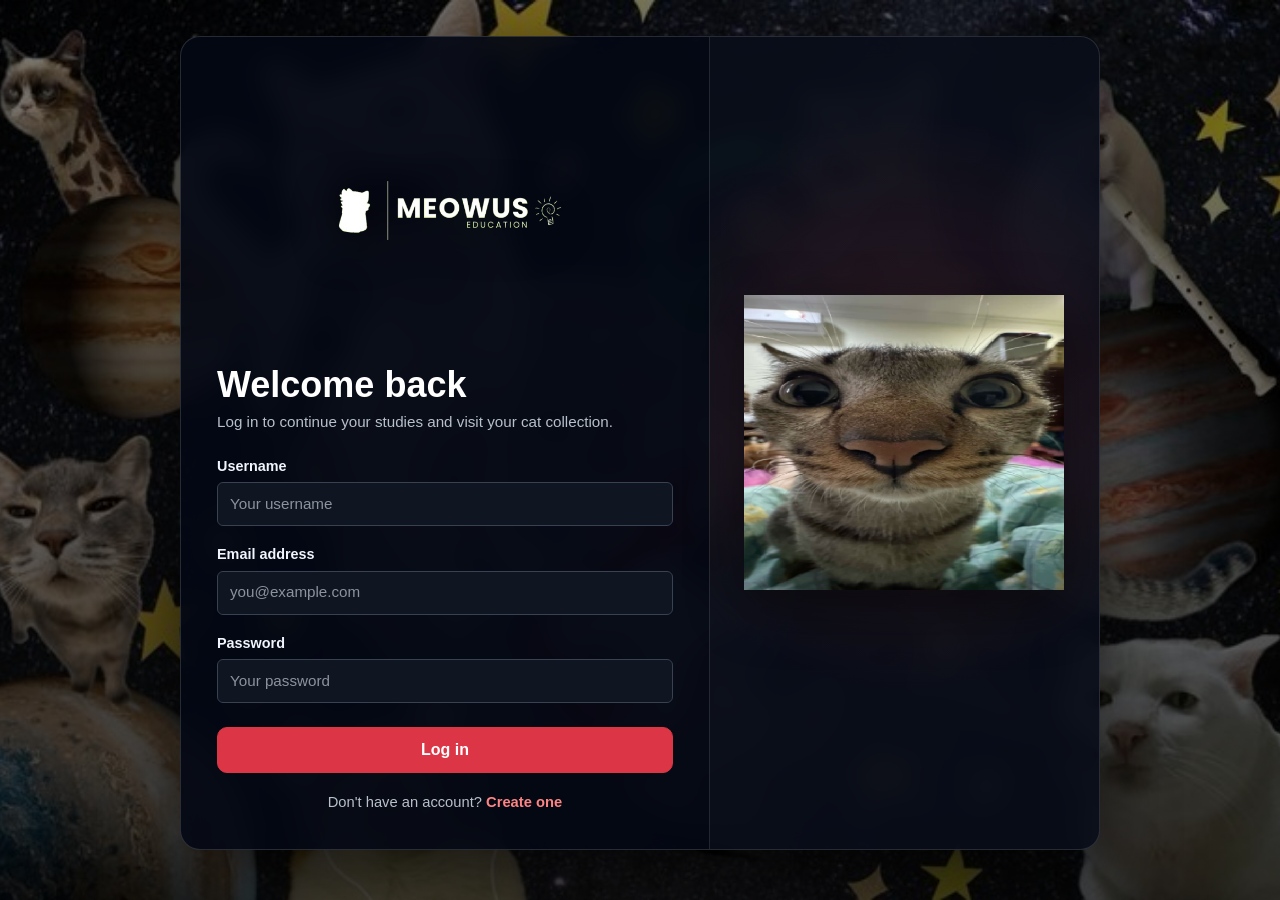
<file: index.html>
<!DOCTYPE html>
<html lang="en" data-bs-theme="dark">

<head>
    <meta charset="UTF-8">
    <meta name="viewport" content="width=device-width, initial-scale=1.0">
    <title>Log In - Meowus Education</title>
    <link href="https://cdn.jsdelivr.net/npm/bootstrap@5.3.3/dist/css/bootstrap.min.css" rel="stylesheet">
    <link rel="icon" type="image/png" href="./meowus-education/assets/favicon.png">
    <link rel="stylesheet" href="./meowus-education/styles/auth.css">
</head>

<body class="auth-page">

    <!-- Only ONE <main>. No Bootstrap ".container" class: the card sets its own width. -->
    <main class="auth-container">

        <!-- CARD: form on the left, cat on the right (cat hidden on phones) -->
        <div class="auth-card">

            <section class="auth-form-panel">
                <a class="auth-brand" aria-label="Meowus Education home">
                    <img class="auth-logo" src="./meowus-education/assets/icon.png" alt="Meowus Education">
                </a>

                <h1 class="auth-title">Welcome back</h1>
                <p class="auth-subtitle">Log in to continue your studies and visit your cat collection.</p>

                <!-- novalidate: login.js does the checks and shows messages under each field -->
                <form id="login-form" novalidate>

                    <div class="auth-field">
                        <label class="form-label" for="username">Username</label>
                        <input class="form-control" type="text" id="username" name="username"
                            placeholder="Your username" minlength="6" maxlength="18" autocomplete="username" required>
                        <small class="error-message" id="username-error" aria-live="polite"></small>
                    </div>

                    <div class="auth-field">
                        <label class="form-label" for="email">Email address</label>
                        <input class="form-control" type="email" id="email" name="email" placeholder="you@example.com"
                            maxlength="254" autocomplete="email" required>
                        <small class="error-message" id="email-error" aria-live="polite"></small>
                    </div>

                    <div class="auth-field">
                        <label class="form-label" for="password">Password</label>
                        <input class="form-control" type="password" id="password" name="password"
                            placeholder="Your password" maxlength="64" autocomplete="current-password" required>
                        <small class="error-message" id="password-error" aria-live="polite"></small>
                    </div>

                    <button class="btn btn-danger w-100 auth-submit" id="login-submit" type="submit">
                        Log in
                    </button>

                    <!-- login.js writes "wrong details" and "registered" messages here -->
                    <p class="auth-status" id="form-status" role="status" aria-live="polite"></p>
                </form>

                <p class="auth-footer">
                    Don't have an account? <a href="./register.html">Create one</a>
                </p>
            </section>

            <aside class="auth-art-panel">
                <img src="./meowus-education/assets/cat.png" alt="Cat illustration">
            </aside>

        </div>
    </main>

    <!-- auth.js MUST load first: login.js uses window.MeowusAuth -->
    <script src="./meowus-education/scripts/auth.js"></script>
    <script src="./meowus-education/scripts/login.js"></script>
</body>

</html>
</file>
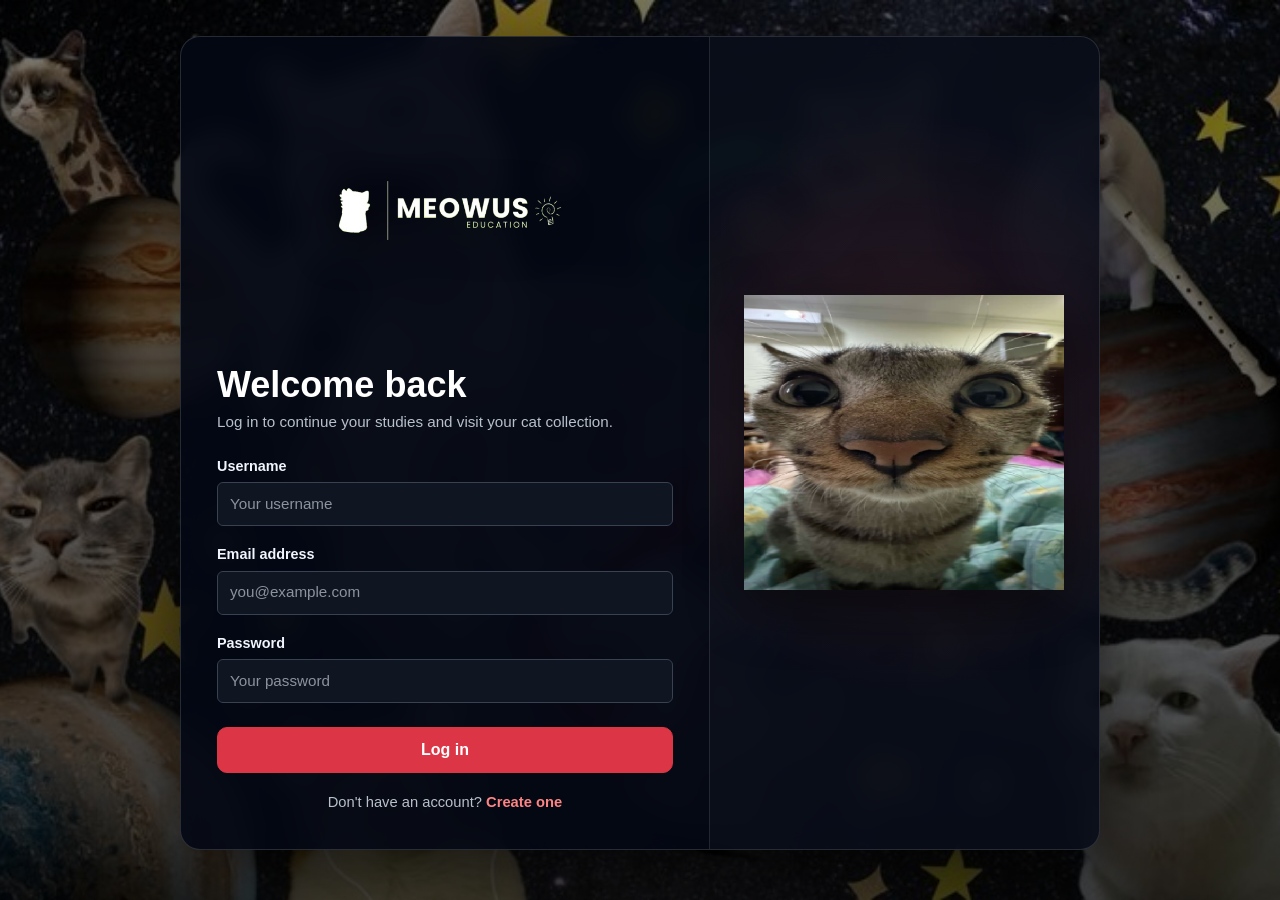
<file: main.html>
<!DOCTYPE html>
<!-- data-bs-theme="dark" tells Bootstrap 5 to use its built-in dark mode colors -->
<html lang="en" data-bs-theme="dark">

<head>
    <meta charset="UTF-8" />
    <meta name="viewport" content="width=device-width, initial-scale=1.0" />
    <title>Meowus Education</title>
    <link href="https://cdn.jsdelivr.net/npm/bootstrap@5.3.3/dist/css/bootstrap.min.css" rel="stylesheet" />
    <link href="https://cdn.jsdelivr.net/npm/bootstrap-icons@1.11.3/font/bootstrap-icons.min.css" rel="stylesheet" />

    <!-- 'Plus Jakarta Sans' font -->
    <link rel="preconnect" href="https://fonts.googleapis.com">
    <link rel="preconnect" href="https://fonts.gstatic.com" crossorigin>
    <link href="https://fonts.googleapis.com/css2?family=Plus+Jakarta+Sans:wght@400;500;600;700;800&display=swap"
        rel="stylesheet">

    <link rel="icon" type="image/png" href="./meowus-education/assets/favicon.png">
    <link rel="stylesheet" href="./meowus-education/styles/style.css" />
</head>

<body>
    <!-- ============================================================
         HEADER / NAVIGATION BAR
         - 'sticky-top' keeps the navbar at the top when scrolling.
         - 'data-view="..."' attributes are used by our JavaScript to 
           know which "page" to show when a button is clicked.
         ============================================================ -->
    <header
        class="navbar navbar-expand-lg navbar-dark border-bottom border-secondary-subtle sticky-top bg-dark-surface">
        <div class="container-fluid px-3 px-lg-4">

            <!-- App Logo Area -->
            <a class="navbar-brand d-flex align-items-center gap-2 fw-bold" href="#">
                <span class="nav-icon-container">
                    <img class="nav-icon" src="./meowus-education/assets/icon.png" alt="App Logo">
                </span>
            </a>

            <!-- Mobile Hamburger Menu Toggle -->
            <button class="navbar-toggler" type="button" data-bs-toggle="collapse" data-bs-target="#topNav">
                <span class="navbar-toggler-icon"></span>
            </button>

            <!-- Navigation Links -->
            <div class="collapse navbar-collapse" id="topNav">
                <!-- 'nav-pills' makes the active link look like a highlighted button -->
                <ul class="navbar-nav me-auto mb-2 ms-lg-5 nav-pills gap-1 ms-lg-3">
                    <li class="nav-item">
                        <button class="nav-link active" data-view="dashboard"><i class="bi bi-grid-1x2-fill me-1"></i>
                            Dashboard</button>
                    </li>
                    <li class="nav-item">
                        <button class="nav-link" data-view="tasks"><i class="bi bi-check2-square me-1"></i>
                            Tasks</button>
                    </li>
                    <li class="nav-item">
                        <button class="nav-link" data-view="schedule"><i class="bi bi-calendar3 me-1"></i>
                            Schedule</button>
                    </li>
                    <li class="nav-item">
                        <!-- Chest Room link has a relative position so we can attach a red notification badge to it -->
                        <button class="nav-link position-relative" data-view="chests">
                            <i class="bi bi-archive-fill me-1"></i> Chest Room
                            <!-- Badge is hidden ('d-none') by default. JS removes 'd-none' if chests > 0 -->
                            <span id="navChestBadge"
                                class="position-absolute top-0 start-100 translate-middle badge rounded-pill bg-danger d-none">0</span>
                        </button>
                    </li>
                    <li class="nav-item">
                        <button class="nav-link" data-view="collection"><i class="bi bi-award-fill me-1"></i> Cat
                            Gallery</button>
                    </li>
                    <li class="nav-item">
                        <button class="nav-link" data-view="stats"><i class="bi bi-bar-chart-line-fill me-1"></i>
                            Statistics</button>
                    </li>
                    <li class="nav-item">
                        <button class="nav-link" data-view="settings"><i class="bi bi-gear-fill me-1"></i>
                            Settings</button>
                    </li>
                </ul>

                <!-- Shown only after index.html creates a session -->
                <div id="authProfileDisplay" class="d-flex align-items-center gap-2">
                    <span class="badge bg-secondary-subtle text-light border border-secondary px-2 py-1"
                        id="currentUserDisplay">User</span>
                    <button class="btn btn-sm btn-outline-danger" id="logoutBtn" type="button" title="Log out">
                        <i class="bi bi-box-arrow-right"></i> Log out
                    </button>
                </div>
            </div>
        </div>
    </header>

    <!-- ============================================================
         GLOBAL TIMER & MUSIC BAR
         - This section stays visible no matter what view you are on.
         - Contains the countdown timer, music controls, and claim button.
         ============================================================ -->
    <section class="timer-bar border-bottom border-info-subtle py-2">
        <div class="container d-flex flex-wrap align-items-center justify-content-between gap-3">

            <!-- Left: Timer Display -->
            <div class="d-flex align-items-center gap-2">
                <i class="bi bi-stopwatch text-info fs-4"></i>
                <div>
                    <span class="small text-secondary d-block">Session Timer</span>
                    <!-- font-monospace keeps the numbers the exact same width so the layout doesn't jitter as time ticks down -->
                    <span class="fs-5 fw-bold font-monospace" id="timerDisplay">25:00</span>
                </div>
            </div>

            <!-- Center: Looped Study Music Player -->
            <!-- We style this like a pill. JS updates the icon and text when playing -->
            <div
                class="music-player-pill d-flex align-items-center gap-2 px-3 py-1 rounded-pill border border-secondary">
                <button class="btn btn-sm btn-link text-info p-0 text-decoration-none" id="quickMusicToggleBtn"
                    title="Play/Pause Study Music">
                    <i class="bi bi-music-note-beamed fs-5" id="quickMusicIcon"></i>
                </button>
                <span class="small fw-semibold text-light" id="musicStatusText">Study Music</span>
                <!-- input type="range" creates a slider. Min is 0 (mute), Max is 1 (100% volume) -->
                <input type="range" class="form-range music-volume-slider" id="musicVolumeSlider" min="0" max="1"
                    step="0.05" value="0.5" title="Music Volume">
            </div>

            <!-- Right: Timer Controls -->
            <div class="d-flex align-items-center gap-2">
                <!-- data-timer-type holds the minute value JS uses to reset the timer -->
                <div class="btn-group btn-group-sm">
                    <button class="btn btn-outline-secondary active" data-timer-type="25">25m</button>
                    <button class="btn btn-outline-secondary" data-timer-type="50">50m</button>
                    <button class="btn btn-outline-secondary" data-timer-type="stopwatch">Stopwatch</button>
                </div>
                <button class="btn btn-sm btn-success" id="timerToggleBtn"><i class="bi bi-play-fill"></i>
                    Start</button>
                <button class="btn btn-sm btn-outline-secondary" id="timerResetBtn"><i
                        class="bi bi-arrow-counterclockwise"></i></button>

                <!-- Claim button is disabled by default. JS enables it after 15 minutes of studying -->
                <button class="btn btn-sm btn-warning text-dark fw-bold" id="claimSessionRewardBtn" disabled
                    title="Finish at least 15 min to earn a Study Chest">
                    <i class="bi bi-gift-fill"></i> Finish & Claim Chest
                </button>
            </div>
        </div>
    </section>

    <!-- ============================================================
         MAIN VIEW CONTAINER (Single Page Application logic)
         - All views exist in the HTML at once. 
         - CSS hides them by default (display: none).
         - The 'active' class (display: block) is moved around by JS.
         ============================================================ -->
    <main class="container py-4 flex-grow-1">

        <!-- VIEW 1: DASHBOARD -->
        <div id="view-dashboard" class="app-view active">
            <!-- row g-4 creates a CSS Grid row with gaps (g-4) between columns -->
            <div class="row g-4">

                <!-- Top Row: Quick Stats Cards -->
                <!-- col-12 means it takes full width on mobile. col-md-4 means it takes 1/3 width on medium+ screens -->
                <div class="col-12 col-md-4">
                    <div class="card h-100 p-3 bg-dark-card border-secondary">
                        <div class="d-flex justify-content-between align-items-center mb-2">
                            <span class="text-secondary fw-semibold">Daily Study Progress</span>
                            <i class="bi bi-fire text-warning fs-4"></i>
                        </div>
                        <h3 class="fw-bold mb-1" id="dashStudyMinutes">0 / 60 min</h3>
                        <!-- Bootstrap Progress Bar -->
                        <div class="progress progress-bar-themed mb-2" style="height: 10px;">
                            <div class="progress-bar bg-primary" id="dashGoalProgress" style="width: 0%"></div>
                        </div>
                        <span class="small text-secondary" id="dashStreakText">🔥 0-day study streak</span>
                    </div>
                </div>

                <div class="col-12 col-md-4">
                    <div class="card h-100 p-3 bg-dark-card border-secondary">
                        <div class="d-flex justify-content-between align-items-center mb-2">
                            <span class="text-secondary fw-semibold">Available Chests</span>
                            <i class="bi bi-box2-heart text-danger fs-4"></i>
                        </div>
                        <h3 class="fw-bold mb-1" id="dashChestCount">0 Unopened</h3>
                        <p class="small text-secondary mb-3">Earn more chests by completing tasks & sessions.</p>
                        <button class="btn btn-sm btn-outline-primary mt-auto" onclick="switchView('chests')">Go to
                            Chest Room</button>
                    </div>
                </div>

                <div class="col-12 col-md-4">
                    <div class="card h-100 p-3 bg-dark-card border-secondary">
                        <div class="d-flex justify-content-between align-items-center mb-2">
                            <span class="text-secondary fw-semibold">Cat Collection</span>
                            <i class="bi bi-award text-success fs-4"></i>
                        </div>
                        <h3 class="fw-bold mb-1" id="dashCatCount">0 Collected</h3>
                        <p class="small text-secondary mb-3">Unique cats rescued from study chests.</p>
                        <button class="btn btn-sm btn-outline-success mt-auto" onclick="switchView('collection')">View
                            Collection</button>
                    </div>
                </div>

                <!-- Bottom Left: Today's Pending Tasks -->
                <div class="col-12 col-lg-7">
                    <div class="card bg-dark-card border-secondary p-3 h-100">
                        <div class="d-flex justify-content-between align-items-center mb-3">
                            <h5 class="fw-bold mb-0"><i class="bi bi-list-task me-2 text-primary"></i>Today's Priority
                                Tasks</h5>
                            <!-- Calls openCreateTaskModal() in JS without an ID, meaning "create new" -->
                            <button class="btn btn-sm btn-primary" onclick="openCreateTaskModal()">+ Add Task</button>
                        </div>
                        <!-- Empty container. JS loops through appState.tasks and injects HTML here. -->
                        <div id="dashTaskList" class="task-list-container d-flex flex-column gap-2"></div>
                    </div>
                </div>

                <!-- Bottom Right: Recent Cat Discoveries -->
                <div class="col-12 col-lg-5">
                    <div class="card bg-dark-card border-secondary p-3 h-100">
                        <h5 class="fw-bold mb-3"><i class="bi bi-stars text-warning me-2"></i>Recent Cat Discoveries
                        </h5>
                        <!-- Empty container. JS loops through the first 4 elements of appState.collection here. -->
                        <div id="dashRecentCats" class="row g-2"></div>
                    </div>
                </div>
            </div>
        </div>

        <!-- VIEW 2: TASKS -->
        <div id="view-tasks" class="app-view">
            <div class="d-flex flex-wrap justify-content-between align-items-center gap-3 mb-4">
                <div>
                    <h3 class="fw-bold mb-0">Study Tasks & Assignments</h3>
                    <p class="text-secondary mb-0">Complete tasks to earn corresponding reward chests!</p>
                </div>
                <div class="d-flex gap-2">
                    <!-- Changing this triggers an event listener in JS to filter the rendered list -->
                    <select id="taskCategoryFilter" class="form-select form-select-sm bg-dark border-secondary">
                        <option value="all">All Categories</option>
                        <option value="small">Small Task (Cardboard Box)</option>
                        <option value="homework">Homework (Homework Box)</option>
                        <option value="milestone">Milestone (Golden Chest)</option>
                    </select>
                    <button class="btn btn-primary btn-sm px-3" onclick="openCreateTaskModal()"><i
                            class="bi bi-plus-lg"></i> Add Task</button>
                </div>
            </div>
            <!-- Grid where all tasks are rendered -->
            <div class="row g-3" id="taskListGrid"></div>
        </div>

        <!-- VIEW 3: SCHEDULE (Visual Only feature) -->
        <div id="view-schedule" class="app-view">
            <div class="d-flex justify-content-between align-items-center mb-4">
                <div>
                    <h3 class="fw-bold mb-0">Study Schedule</h3>
                    <p class="text-secondary mb-0">Plan your revisions, lecture sessions, and assignment deadlines.</p>
                </div>
                <!-- Opens scheduleModal via Bootstrap attributes -->
                <button class="btn btn-primary btn-sm" data-bs-toggle="modal" data-bs-target="#scheduleModal">+ Schedule
                    Event</button>
            </div>
            <div class="row g-3" id="scheduleListContainer"></div>
        </div>

        <!-- VIEW 4: CHEST ROOM -->
        <!-- Contains static HTML structures for the 4 chest types.
             JS simply updates the inner text of the span badges and enables/disables the buttons. -->
        <div id="view-chests" class="app-view">
            <div class="text-center mb-4">
                <h2 class="fw-bold mb-1">Rewards & Chest Room</h2>
                <p class="text-secondary">Open earned chests to adopt brand new unique cats for your gallery!</p>
            </div>

            <div class="row g-4 justify-content-center">
                <!-- Cardboard Box -->
                <div class="col-12 col-sm-6 col-lg-3">
                    <div class="card chest-card bg-dark-card border-secondary text-center p-3 h-100">
                        <div class="chest-icon-wrapper mb-3"><i class="bi bi-box-seam fs-1 text-secondary"></i></div>
                        <h5 class="fw-bold">Cardboard Box</h5>
                        <p class="small text-secondary mb-3">Reward for completing quick tasks.</p>
                        <div class="mb-3"><span class="badge bg-secondary-subtle text-secondary-emphasis fs-6"
                                id="boxCount-cardboard">0 Available</span></div>
                        <button class="btn btn-primary mt-auto" onclick="openChest('cardboard')" id="openBtn-cardboard"
                            disabled>Open Box</button>
                    </div>
                </div>

                <!-- Homework Box -->
                <div class="col-12 col-sm-6 col-lg-3">
                    <div class="card chest-card bg-dark-card border-secondary text-center p-3 h-100">
                        <div class="chest-icon-wrapper mb-3"><i class="bi bi-briefcase-fill fs-1 text-info"></i></div>
                        <h5 class="fw-bold">Homework Box</h5>
                        <p class="small text-secondary mb-3">Reward for finishing a full homework.</p>
                        <div class="mb-3"><span class="badge bg-info-subtle text-info fs-6" id="boxCount-homework">0
                                Available</span></div>
                        <button class="btn btn-info mt-auto text-dark fw-bold" onclick="openChest('homework')"
                            id="openBtn-homework" disabled>Open Box</button>
                    </div>
                </div>

                <!-- Study Chest -->
                <div class="col-12 col-sm-6 col-lg-3">
                    <div class="card chest-card bg-dark-card border-secondary text-center p-3 h-100">
                        <div class="chest-icon-wrapper mb-3"><i class="bi bi-gem fs-1 text-primary"></i></div>
                        <h5 class="fw-bold">Study Chest</h5>
                        <p class="small text-secondary mb-3">Earned from focused study timer sessions.</p>
                        <div class="mb-3"><span class="badge bg-primary-subtle text-primary fs-6" id="boxCount-study">0
                                Available</span></div>
                        <button class="btn btn-primary mt-auto" onclick="openChest('study')" id="openBtn-study"
                            disabled>Open Chest</button>
                    </div>
                </div>

                <!-- Golden Chest -->
                <div class="col-12 col-sm-6 col-lg-3">
                    <div class="card chest-card bg-dark-card border-warning text-center p-3 h-100">
                        <div class="chest-icon-wrapper mb-3"><i class="bi bi-trophy-fill fs-1 text-warning"></i></div>
                        <h5 class="fw-bold text-warning">Golden Chest</h5>
                        <p class="small text-secondary mb-3">Higher Epic/Legendary cat chance for milestones.</p>
                        <div class="mb-3"><span class="badge bg-warning text-dark fs-6" id="boxCount-golden">0
                                Available</span></div>
                        <button class="btn btn-warning mt-auto fw-bold text-dark" onclick="openChest('golden')"
                            id="openBtn-golden" disabled>Open Golden Chest</button>
                    </div>
                </div>
            </div>
        </div>

        <!-- VIEW 5: CAT COLLECTION -->
        <div id="view-collection" class="app-view">
            <div class="d-flex flex-wrap justify-content-between align-items-center gap-3 mb-4">
                <div>
                    <h3 class="fw-bold mb-0">Cat Collection</h3>
                    <p class="text-secondary mb-0">Every cat is guaranteed unique by CatAPI ID.</p>
                </div>
                <div class="d-flex gap-2">
                    <select id="collectionRarityFilter" class="form-select form-select-sm bg-dark border-secondary">
                        <option value="all">All Rarities</option>
                        <option value="Common">Common</option>
                        <option value="Rare">Rare</option>
                        <option value="Epic">Epic</option>
                        <option value="Legendary">Legendary</option>
                    </select>
                </div>
            </div>
            <!-- JS loops through appState.collection and injects Cat Cards here -->
            <div class="row g-3" id="collectionGrid"></div>
        </div>

        <!-- VIEW 6: STATISTICS -->
        <!-- Purely visual view. JS calculates values from appState arrays and injects the text -->
        <div id="view-stats" class="app-view">
            <h3 class="fw-bold mb-4">Study Performance & Collection Metrics</h3>
            <div class="row g-4">
                <div class="col-12 col-md-3">
                    <div class="card bg-dark-card border-secondary p-3 text-center">
                        <h6 class="text-secondary">Total Study Time</h6>
                        <h2 class="fw-bold text-primary mb-0" id="statTotalMinutes">0m</h2>
                    </div>
                </div>
                <div class="col-12 col-md-3">
                    <div class="card bg-dark-card border-secondary p-3 text-center">
                        <h6 class="text-secondary">Tasks Completed</h6>
                        <h2 class="fw-bold text-success mb-0" id="statCompletedTasks">0</h2>
                    </div>
                </div>
                <div class="col-12 col-md-3">
                    <div class="card bg-dark-card border-secondary p-3 text-center">
                        <h6 class="text-secondary">Cats Adopted</h6>
                        <h2 class="fw-bold text-warning mb-0" id="statCatsCount">0</h2>
                    </div>
                </div>
                <div class="col-12 col-md-3">
                    <div class="card bg-dark-card border-secondary p-3 text-center">
                        <h6 class="text-secondary">Current Streak</h6>
                        <h2 class="fw-bold text-danger mb-0" id="statStreak">0 Days</h2>
                    </div>
                </div>

                <div class="col-12 col-md-6">
                    <div class="card bg-dark-card border-secondary p-4 h-100">
                        <h5 class="fw-bold mb-3">Cat Collection Rarity Breakdown</h5>
                        <div id="rarityBreakdownContainer" class="d-flex flex-column gap-3"></div>
                    </div>
                </div>

                <div class="col-12 col-md-6">
                    <div class="card bg-dark-card border-secondary p-4 h-100">
                        <h5 class="fw-bold mb-3">Chests Opened Lifetime</h5>
                        <div id="chestBreakdownContainer" class="d-flex flex-column gap-2"></div>
                    </div>
                </div>
            </div>
        </div>

        <!-- VIEW 7: SETTINGS -->
        <div id="view-settings" class="app-view">
            <div class="card bg-dark-card border-secondary p-4 max-w-700 mx-auto">
                <h4 class="fw-bold mb-3">App & Study Settings</h4>

                <div class="mb-3">
                    <label class="form-label">Daily Study Goal (Minutes)</label>
                    <input type="number" class="form-control bg-dark border-secondary" id="settingDailyGoal" min="10"
                        max="600" value="60">
                </div>

                <div class="mb-3">
                    <label class="form-label">Custom The Cat API Key (Optional)</label>
                    <input type="password" class="form-control bg-dark border-secondary" id="settingApiKey"
                        placeholder="Leave empty to use public shared key">
                    <div class="form-text">Free API key from <a href="https://thecatapi.com/" target="_blank"
                            rel="noreferrer">thecatapi.com</a> removes global request throttling.</div>
                </div>

                <div class="mb-3">
                    <label class="form-label">Study Background Music Track</label>
                    <select class="form-select bg-dark border-secondary" id="settingMusicTrack">
                        <!-- The values here map exactly to the file paths loaded by the <audio> element -->
                        <option value="./meowus-education/assets/study-music.mp3" selected>Main Study Theme
                            (study-music.mp3)</option>
                    </select>
                </div>

                <!-- Toggles. JS checks if they are '.checked' when Save is clicked -->
                <div class="form-check form-switch mb-3">
                    <input class="form-check-input" type="checkbox" id="settingMusicToggle" checked>
                    <label class="form-check-label" for="settingMusicToggle">Auto-Play Study Music When Timer
                        Starts</label>
                </div>

                <div class="form-check form-switch mb-3">
                    <input class="form-check-input" type="checkbox" id="settingSoundToggle" checked>
                    <label class="form-check-label" for="settingSoundToggle">Enable Sound Effects for Chests &
                        Timer</label>
                </div>

                <hr class="border-secondary my-4" />

                <!-- Danger Zone: Wipes local storage -->
                <div class="d-flex justify-content-between align-items-center">
                    <div>
                        <h6 class="fw-bold text-danger mb-1">Reset All Local Data</h6>
                        <p class="small text-secondary mb-0">Deletes current user tasks, streak, and cat collection.</p>
                    </div>
                    <button class="btn btn-outline-danger btn-sm" id="resetDataBtn">Purge Data</button>
                </div>

                <div class="mt-4 text-end">
                    <button class="btn btn-primary" id="saveSettingsBtn">Save Settings</button>
                </div>
            </div>
        </div>

    </main>

    <!-- ============================================================
         MODALS
         - These are hidden dialog boxes that overlay the screen.
         - Bootstrap controls the visual show/hide via JS classes.
         ============================================================ -->

    <!-- MODAL: Add / Edit Task -->
    <div class="modal fade" id="taskModal" tabindex="-1">
        <div class="modal-dialog modal-dialog-centered">
            <div class="modal-content bg-dark-card border-secondary">
                <div class="modal-header border-secondary">
                    <h5 class="modal-title fw-bold" id="taskModalTitle">Add New Study Task</h5>
                    <button type="button" class="btn-close btn-close-white" data-bs-dismiss="modal"></button>
                </div>
                <div class="modal-body">
                    <!-- form submit triggers JS 'handleTaskSubmit' which stops the page from refreshing -->
                    <form id="taskForm">
                        <!-- Hidden input used to track if we are Editing an existing task or Creating a new one -->
                        <input type="hidden" id="taskFormId" />
                        <div class="mb-3">
                            <label class="form-label">Task Title</label>
                            <input type="text" class="form-control bg-dark border-secondary" id="taskTitleInput"
                                required placeholder="e.g. Read Physics Chapter 4" />
                        </div>
                        <div class="row g-2 mb-3">
                            <div class="col-6">
                                <label class="form-label">Subject</label>
                                <input type="text" class="form-control bg-dark border-secondary" id="taskSubjectInput"
                                    required placeholder="e.g. Math, History" />
                            </div>
                            <div class="col-6">
                                <label class="form-label">Deadline</label>
                                <input type="date" class="form-control bg-dark border-secondary" id="taskDeadlineInput"
                                    required />
                            </div>
                        </div>
                        <div class="row g-2 mb-3">
                            <div class="col-6">
                                <label class="form-label">Type & Reward</label>
                                <select class="form-select bg-dark border-secondary" id="taskTypeInput">
                                    <option value="small">Small Task (Cardboard)</option>
                                    <option value="homework">Homework (Homework Box)</option>
                                    <option value="milestone">Milestone (Golden Chest)</option>
                                </select>
                            </div>
                            <div class="col-6">
                                <label class="form-label">Priority</label>
                                <select class="form-select bg-dark border-secondary" id="taskPriorityInput">
                                    <option value="Low">Low</option>
                                    <option value="Medium" selected>Medium</option>
                                    <option value="High">High</option>
                                </select>
                            </div>
                        </div>
                        <div class="text-end">
                            <button type="submit" class="btn btn-primary">Save Task</button>
                        </div>
                    </form>
                </div>
            </div>
        </div>
    </div>

    <!-- MODAL: Add Schedule Event (Form logic similar to Tasks) -->
    <div class="modal fade" id="scheduleModal" tabindex="-1">
        <div class="modal-dialog modal-dialog-centered">
            <div class="modal-content bg-dark-card border-secondary">
                <div class="modal-header border-secondary">
                    <h5 class="modal-title fw-bold">Schedule Study Session / Class</h5>
                    <button type="button" class="btn-close btn-close-white" data-bs-dismiss="modal"></button>
                </div>
                <div class="modal-body">
                    <form id="scheduleForm">
                        <div class="mb-3">
                            <label class="form-label">Event Name</label>
                            <input type="text" class="form-control bg-dark border-secondary" id="schedTitle" required
                                placeholder="Calculus Lecture / Revision" />
                        </div>
                        <div class="row g-2 mb-3">
                            <div class="col-6">
                                <label class="form-label">Day of Week</label>
                                <select class="form-select bg-dark border-secondary" id="schedDay">
                                    <option>Monday</option>
                                    <option>Tuesday</option>
                                    <option>Wednesday</option>
                                    <option>Thursday</option>
                                    <option>Friday</option>
                                    <option>Saturday</option>
                                    <option>Sunday</option>
                                </select>
                            </div>
                            <div class="col-6">
                                <label class="form-label">Time</label>
                                <input type="time" class="form-control bg-dark border-secondary" id="schedTime" required
                                    value="10:00" />
                            </div>
                        </div>
                        <div class="mb-3">
                            <label class="form-label">Type</label>
                            <select class="form-select bg-dark border-secondary" id="schedType">
                                <option value="Class">Class / Lecture</option>
                                <option value="Revision">Revision Session</option>
                                <option value="Deadline">Assignment Deadline</option>
                            </select>
                        </div>
                        <div class="text-end">
                            <button type="submit" class="btn btn-primary">Add Event</button>
                        </div>
                    </form>
                </div>
            </div>
        </div>
    </div>

    <!-- MODAL: Chest Reveal (Unboxing Animation) -->
    <div class="modal fade" id="chestRevealModal" data-bs-backdrop="static" tabindex="-1">
        <div class="modal-dialog modal-dialog-centered">
            <div class="modal-content bg-dark-card border-secondary text-center overflow-hidden">
                <div class="modal-body p-4">
                    <!-- View 1: Spinner. Shown while waiting for The Cat API to return an image -->
                    <div id="unboxingSpinner" class="py-5">
                        <div class="spinner-grow text-warning mb-3" style="width: 3.5rem; height: 3.5rem;"></div>
                        <h4 class="fw-bold animate-pulse">Unlocking Chest & Calling The Cat API...</h4>
                        <p class="text-secondary small">Looking for a brand new, unique cat...</p>
                    </div>

                    <!-- View 2: Result. Hidden initially. JS hides the spinner and shows this when API finishes -->
                    <div id="unboxingResult" class="d-none">
                        <span class="badge mb-2 px-3 py-1 fs-6 text-uppercase fw-bold" id="catRarityBadge">Common</span>
                        <div class="cat-reveal-image-container position-relative rounded overflow-hidden my-3">
                            <img id="revealCatImage" src="" alt="Rescued Cat" class="img-fluid rounded" />
                        </div>
                        <h4 class="fw-bold" id="catRevealName">Unique Cat Rescued!</h4>
                        <p class="text-secondary small font-monospace mb-1" id="catRevealId">Cat ID: -</p>
                        <p class="text-secondary small mb-3" id="catRevealDate"></p>
                        <!-- data-bs-dismiss="modal" automatically closes the overlay -->
                        <button class="btn btn-success px-4" data-bs-dismiss="modal">Add to Collection</button>
                    </div>
                </div>
            </div>
        </div>
    </div>

    <!-- MODAL: Cat Card Inspector (with RENAME + REMOVE) -->
    <div class="modal fade" id="catInspectModal" tabindex="-1">
        <div class="modal-dialog modal-dialog-centered">
            <div class="modal-content bg-dark-card border-secondary">
                <div class="modal-header border-secondary">
                    <h5 class="modal-title fw-bold" id="inspectTitle">Cat Details</h5>
                    <button type="button" class="btn-close btn-close-white" data-bs-dismiss="modal"></button>
                </div>
                <div class="modal-body text-center">
                    <img id="inspectImage" src="" alt="Cat Image" class="img-fluid rounded mb-3 border border-secondary"
                        style="max-height: 380px; object-fit: cover;" />
                    <h5 class="fw-bold mb-1" id="inspectId"></h5>
                    <span class="badge mb-2 px-3 py-1" id="inspectRarity"></span>
                    <p class="text-secondary small mb-0" id="inspectDate"></p>

                    <!-- Cat Renaming Section: JS reads this input and modifies the Cat object in appState -->
                    <div class="card bg-dark border-secondary p-2 mb-3 mt-3">
                        <input type="text" class="form-control bg-dark border-secondary form-control-sm"
                            id="catCustomName" placeholder="Give your cat a custom name..." maxlength="50">
                        <button class="btn btn-sm btn-outline-success mt-2 w-100" id="saveCustomNameBtn">
                            <i class="bi bi-pencil"></i> Save Custom Name
                        </button>
                    </div>

                    <!-- Deletes the cat from appState.collection array -->
                    <button class="btn btn-sm btn-outline-danger w-100" id="removeCatBtn">
                        <i class="bi bi-trash"></i> Remove from Collection
                    </button>
                </div>
            </div>
        </div>
    </div>

    <!-- ============================================================
         BACKGROUND MUSIC AUDIO ELEMENT
         - This is invisible. 
         - JavaScript targets the ID "bgMusicPlayer" to play, pause, 
           set volume, and change the 'src' attribute.
         - 'loop' means it repeats forever.
         - 'preload="auto"' tells the browser to download it early so 
           it plays instantly when the timer starts.
         ============================================================ -->
    <audio id="bgMusicPlayer" src="./meowus-education/assets/study-music.mp3" loop preload="auto"></audio>

    <!-- Bootstrap JS Bundle (Required for Modals, Dropdowns, and Navbars to work) -->
    <script src="https://cdn.jsdelivr.net/npm/bootstrap@5.3.3/dist/js/bootstrap.bundle.min.js"></script>

    <!-- Main Application Logic -->
    <script src="./meowus-education/scripts/app.js"></script>
    <script src="./meowus-education/scripts/auth.js"></script>
</body>

</html>
</file>
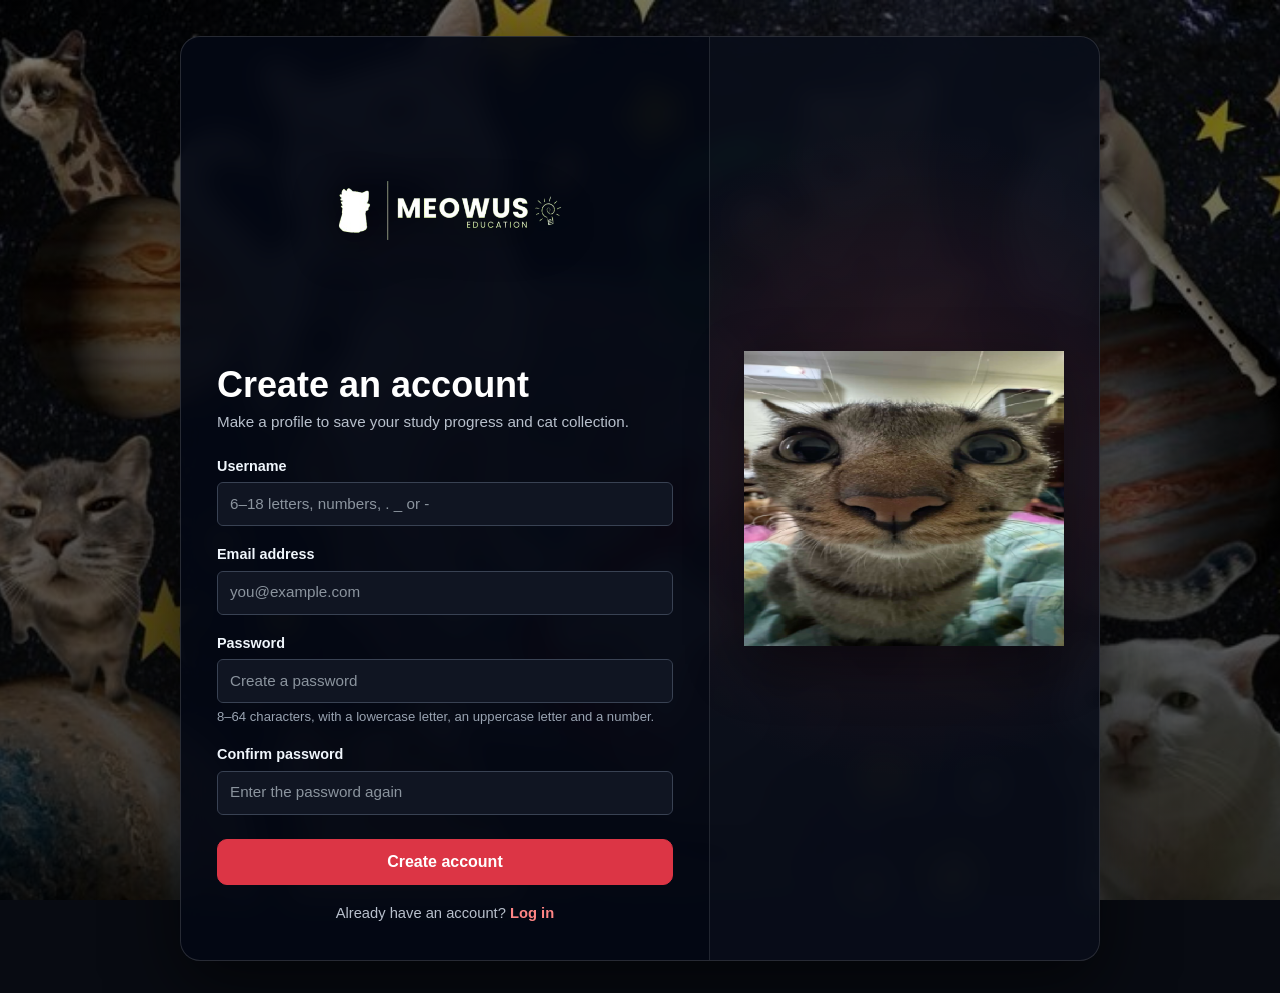
<file: register.html>
<!DOCTYPE html>
<html lang="en" data-bs-theme="dark">

<head>
    <meta charset="UTF-8">
    <meta name="viewport" content="width=device-width, initial-scale=1.0">
    <title>Create Account - Meowus Education</title>
    <link href="https://cdn.jsdelivr.net/npm/bootstrap@5.3.3/dist/css/bootstrap.min.css" rel="stylesheet">
    <link rel="icon" type="image/png" href="./meowus-education/assets/favicon.png">
    <link rel="stylesheet" href="./meowus-education/styles/auth.css">
</head>

<body class="auth-page">
    <!-- Only ONE <main>. No Bootstrap ".container" class: the card sets its own width. -->
    <main class="auth-container">

        <!-- CARD: form on the left, cat on the right (cat hidden on phones) -->
        <div class="auth-card">

            <section class="auth-form-panel">
                <a class="auth-brand" aria-label="Meowus Education home">
                    <img class="auth-logo" src="./meowus-education/assets/icon.png" alt="Meowus Education">
                </a>
                <h1 class="auth-title">Create an account</h1>
                <p class="auth-subtitle">Make a profile to save your study progress and cat collection.</p>

                <!-- novalidate: register.js does the checks and shows messages under each field -->
                <form id="register-form" novalidate>

                    <div class="auth-field">
                        <label class="form-label" for="username">Username</label>
                        <input class="form-control" type="text" id="username" name="username"
                            placeholder="6–18 letters, numbers, . _ or -" minlength="6" maxlength="18"
                            autocomplete="username" required>
                        <small class="error-message" id="username-error" aria-live="polite"></small>
                    </div>

                    <div class="auth-field">
                        <label class="form-label" for="email">Email address</label>
                        <input class="form-control" type="email" id="email" name="email" placeholder="you@example.com"
                            maxlength="254" autocomplete="email" required>
                        <small class="error-message" id="email-error" aria-live="polite"></small>
                    </div>

                    <div class="auth-field">
                        <label class="form-label" for="password">Password</label>
                        <input class="form-control" type="password" id="password" name="password"
                            placeholder="Create a password" minlength="8" maxlength="64" autocomplete="new-password"
                            required>
                        <div class="auth-help">
                            8–64 characters, with a lowercase letter, an uppercase letter and a number.
                        </div>
                        <small class="error-message" id="password-error" aria-live="polite"></small>
                    </div>

                    <div class="auth-field">
                        <label class="form-label" for="verifyPassword">Confirm password</label>
                        <input class="form-control" type="password" id="verifyPassword" name="verifyPassword"
                            placeholder="Enter the password again" maxlength="64" autocomplete="new-password" required>
                        <small class="error-message" id="verifyPassword-error" aria-live="polite"></small>
                    </div>

                    <button class="btn btn-danger w-100 auth-submit" id="register-submit" type="submit">
                        Create account
                    </button>

                    <!-- register.js writes success and error messages here -->
                    <p class="auth-status" id="form-status" role="status" aria-live="polite"></p>
                </form>

                <p class="auth-footer">
                    Already have an account? <a href="./index.html">Log in</a>
                </p>
            </section>

            <aside class="auth-art-panel">
                <img src="./meowus-education/assets/cat.png" alt="Cat illustration">
            </aside>

        </div>
    </main>

    <!-- auth.js MUST load first: register.js uses window.MeowusAuth -->
    <script src="./meowus-education/scripts/auth.js"></script>
    <script src="./meowus-education/scripts/register.js"></script>
</body>

</html>
</file>
<file: meowus-education/styles/auth.css>
/* ------------------------------------------------------------
   1. SIZE AND COLOUR SETTINGS: change these first
   ------------------------------------------------------------ */
:root {
    /* Logo height. The image shrinks or grows to fit this box and keeps its shape.
       clamp(smallest, preferred, largest):
       never below 100px, 15% of screen height normally, never above 170px. */
    --logo-height: clamp(100px, 15vh, 170px);

    /* The logo is never wider than this. */
    --logo-max-width: min(520px, 90vw);

    /* Space between the logo and the card. */
    --logo-gap: 1rem;

    /* Colours */
    --auth-text: #f0f6fc;
    --auth-muted: #b8c0cc;
    --auth-card-bg: rgba(4, 8, 20, 0.92);
    --auth-border: rgba(255, 255, 255, 0.14);
    --auth-input-bg: #101522;
    --auth-input-border: #394253;
    --auth-accent: #ff4d4d;
    --auth-accent-text: #ff8585;
    --auth-focus-ring: rgba(255, 77, 77, 0.22);
}


/* ------------------------------------------------------------
   2. PAGE BACKGROUND
   ------------------------------------------------------------ */
*,
*::before, /* add something before the content */
*::after { /* add smt after */
    box-sizing: border-box;
}

body.auth-page {
    margin: 0;
    min-height: 100vh;
    min-height: 100svh;                 /* newer phones: the truly visible height */
    color: var(--auth-text);
    font-family: "Gill Sans", "Gill Sans MT", Calibri, "Trebuchet MS", sans-serif;
    background-color: #080b12;
    background-image:
        linear-gradient(rgba(0, 0, 0, 0.52), rgba(0, 0, 0, 0.72)),   /* dark overlay */
        url("../assets/background.jpg");                             /* relative to THIS file */
    background-position: center;
    background-repeat: no-repeat;
    background-size: cover;
    background-attachment: fixed;
}


/* ------------------------------------------------------------
   3. PAGE LAYOUT
   Logo first, then card, both centred left to right.
   The stack starts near the top, so when an error message appears
   the card grows DOWNWARD and the logo stays where it is.
   To centre the stack vertically instead, change flex-start to center.
   ------------------------------------------------------------ */
.auth-container {
    min-height: 100vh;
    min-height: 100svh;
    display: flex;
    flex-direction: column;
    align-items: center;            /* centred left to right */
    justify-content: flex-start;    /* starts at the top */
    gap: var(--logo-gap);
    padding: clamp(1rem, 4vh, 3.5rem) 1rem 2rem;
}


/* ------------------------------------------------------------
   4. LOGO
   ------------------------------------------------------------ */
/* Center the image above the form heading */
.auth-brand {
    display: flex;
    justify-content: center;
    align-items: center;
    width: 100%;
    margin: 0 0 1rem;
    text-decoration: none;
}

/* Set a noticeable width while keeping the image's proportions */
.auth-logo {
    display: block;
    width: min(100%, 275px);
    height: auto;
    filter: drop-shadow(0 10px 22px rgba(0, 0, 0, 0.65));
}

/* ------------------------------------------------------------
   5. CARD (two columns on desktop)
   ------------------------------------------------------------ */
.auth-card {
    width: min(100%, 920px);
    display: grid;
    grid-template-columns: minmax(0, 1.15fr) minmax(0, 0.85fr);
    overflow: hidden;
    border: 1px solid var(--auth-border);
    border-radius: 1.25rem;
    background: var(--auth-card-bg);
    box-shadow: 0 24px 70px rgba(0, 0, 0, 0.6);
    backdrop-filter: blur(12px);
}


/* ------------------------------------------------------------
   6. FORM PANEL (left column)
   ------------------------------------------------------------ */
.auth-form-panel {
    min-width: 0;                               /* lets the grid column shrink */
    padding: clamp(1.5rem, 3.5vw, 2.25rem);
}

.auth-title {
    margin: 0;
    color: #fff;
    font-size: clamp(1.8rem, 3.2vw, 2.25rem);
    font-weight: 800;
    line-height: 1.15;
}

.auth-subtitle {
    margin: 0.35rem 0 1.25rem;
    color: var(--auth-muted);
    font-size: 0.95rem;
}

/* One block per field: label, input, hint and error */
.auth-field {
    margin-bottom: 1rem;
}

.auth-form-panel .form-label {
    margin-bottom: 0.3rem;
    color: var(--auth-text);
    font-size: 0.9rem;
    font-weight: 600;
}

.auth-form-panel .form-control {
    min-height: 44px;
    border-color: var(--auth-input-border);
    background-color: var(--auth-input-bg);
    color: var(--auth-text);
    font-size: 0.95rem;
}

.auth-form-panel .form-control::placeholder {
    color: #8b949e;
    opacity: 1;
}

.auth-form-panel .form-control:focus {
    border-color: var(--auth-accent);
    background-color: var(--auth-input-bg);
    color: #fff;
    box-shadow: 0 0 0 0.2rem var(--auth-focus-ring);
}

.auth-form-panel .form-control.is-invalid {
    border-color: var(--auth-accent);
}

/* Keeps browser-autofilled fields dark (otherwise they turn white or yellow) */
.auth-form-panel .form-control:-webkit-autofill,
.auth-form-panel .form-control:-webkit-autofill:focus {
    -webkit-text-fill-color: var(--auth-text);
    box-shadow: 0 0 0 1000px var(--auth-input-bg) inset;
    transition: background-color 9999s ease-in-out 0s;
}

/* Hint under the password field */
.auth-help {
    margin-top: 0.3rem;
    color: #9aa4b2;
    font-size: 0.82rem;
    line-height: 1.4;
}

/* Error under a field. When empty it takes no space. */
.error-message {
    display: block;
    margin-top: 0.25rem;
    color: var(--auth-accent-text);
    font-size: 0.84rem;
    line-height: 1.35;
}

.error-message:empty {
    margin-top: 0;
}

/* Submit button */
.auth-submit {
    min-height: 46px;
    margin-top: 0.5rem;
    border-radius: 10px;
    font-weight: 700;
}

/* Success or error line under the button. When empty it takes no space. */
.auth-status {
    margin: 0.75rem 0 0;
    font-size: 0.95rem;
    line-height: 1.4;
}

.auth-status:empty {
    margin: 0;
}

.auth-status.is-success {
    color: #75e0a1;
}

.auth-status.is-error {
    color: var(--auth-accent-text);
}

/* "Already have an account?" line */
.auth-footer {
    margin: 1.1rem 0 0;
    color: var(--auth-muted);
    font-size: 0.92rem;
    text-align: center;
}

.auth-footer a {
    color: var(--auth-accent-text);
    font-weight: 600;
    text-decoration: none;
}

.auth-footer a:hover {
    color: #ffb1b1;
    text-decoration: underline;
}


/* ------------------------------------------------------------
   7. ART PANEL (right column, cat picture)
   ------------------------------------------------------------ */
.auth-art-panel {
    display: grid;
    place-items: center;
    padding: 1.75rem;
    border-left: 1px solid rgba(255, 255, 255, 0.1);
    background:
        radial-gradient(circle at 50% 45%, rgba(255, 77, 77, 0.14), transparent 60%),
        rgba(255, 255, 255, 0.02);
}

.auth-art-panel img {
    display: block;
    width: min(100%, 320px);
    max-height: 360px;
    height: auto;
    object-fit: contain;
    filter: drop-shadow(0 18px 28px rgba(0, 0, 0, 0.45));
}


/* ------------------------------------------------------------
   8. COMPACT MODE: shorter screens (most laptops)
   Smaller logo and tighter spacing so the register form fits
   without scrolling.
   ------------------------------------------------------------ */
@media (max-height: 860px) {
    :root {
        --logo-height: clamp(90px, 13vh, 120px);
        --logo-gap: 0.5rem;
    }

    .auth-container {
        padding-top: 1rem;
    }

    .auth-form-panel {
        padding: 1.25rem clamp(1.5rem, 3vw, 2rem);
    }

    .auth-title {
        font-size: 1.85rem;
    }

    .auth-subtitle {
        margin-bottom: 0.75rem;
    }

    .auth-field {
        margin-bottom: 0.7rem;
    }

    .auth-form-panel .form-control {
        min-height: 40px;
    }

    .auth-submit {
        min-height: 42px;
    }
}


/* ------------------------------------------------------------
   9. PHONES AND NARROW SCREENS: one column, no cat picture
   ------------------------------------------------------------ */
@media (max-width: 767.98px) {
    :root {
        --logo-height: 110px;
        --logo-max-width: 90vw;
    }

    .auth-card {
        width: 100%;
        max-width: 480px;
        grid-template-columns: minmax(0, 1fr);
    }

    .auth-art-panel {
        display: none;
    }

    .auth-form-panel {
        padding: 1.5rem;
    }
}
</file>
<file: meowus-education/styles/style.css>
/* 
  :root defines CSS variables (Custom Properties). 
  These are used throughout the file so we only have to change colors in one place.
  Using a pure black theme for high contrast.
*/
:root {
    --bg-body: #000000;
    /* Pure black background */
    --bg-surface: #000000;
    /* Navbar background */
    --bg-card: #000000;
    /* Card backgrounds */
    --border-color: #02050a;
    /* Very dark borders */
    --text-main: #f0f6fc;
    /* Off-white text for readability */
    --text-muted: #8b949e;
    /* Gray text for secondary info */
    --primary-accent: #000000;
}



/* Base Body Styles */
body {
    font-family: 'Plus Jakarta Sans', -apple-system, BlinkMacSystemFont, sans-serif;
    background-color: var(--bg-body);
    color: var(--text-main);
    min-height: 100vh;
    /* Ensures body is at least the height of the screen */
    display: flex;
    flex-direction: column;
    /* Allows the <main> element to push the footer down if we add one */
}

/* 
  Navbar App Logo Container
  Uses absolute positioning inside a relative container to break out of the standard flow 
  and allow a large, overlapping logo image.
*/
.nav-icon-container {
    position: relative;
    width: 200px;
    height: 120px;
}

.nav-icon {
    position: absolute;
    width: 250px;
    height: 250px;
    top: 50%;
    left: 60%;
    transform: translate(-50%, -50%);
    /* Centers the absolute element perfectly */
}

/* Surface Overrides using !important to override Bootstrap's default colors */
.bg-dark-surface {
    background-color: var(--bg-surface) !important;
}

.bg-dark-card {
    background-color: var(--bg-card) !important;
}

/* Gradient Text Effect */
.text-gradient {
    background: linear-gradient(135deg, #818cf8 0%, #c084fc 100%);
    -webkit-background-clip: text;
    /* Clips the background color strictly to the text outline */
    -webkit-text-fill-color: transparent;
    /* Makes the actual text invisible, revealing the gradient */
}

/* ============================================================
   SINGLE PAGE APPLICATION (SPA) VIEW SWITCHER
   Instead of loading new HTML files, JS adds the 'active' class
   to the view we want to see. The animation creates a smooth transition.
   ============================================================ */
.app-view {
    display: none;
    /* Hidden by default */
    animation: fadeIn 0.25s ease-in-out;
}

.app-view.active {
    display: block;
    /* Shown when active */
}

@keyframes fadeIn {
    from {
        opacity: 0;
        transform: translateY(6px);
    }

    /* Starts slightly lower and transparent */
    to {
        opacity: 1;
        transform: translateY(0);
    }

    /* Slides into place */
}

/* ============================================================
   TIMER BAR & MUSIC PLAYER
   ============================================================ */
.timer-bar {
    background-color: #040814 !important;
    /* Very dark blue/black */
    border-bottom: 1px solid #0dcaf0 !important;
    /* Cyan border */
    box-shadow: 0 4px 20px rgba(13, 202, 240, 0.12);
    /* Subtle cyan glow below the bar */
}

/* The background container for the music play button and volume slider */
.music-player-pill {
    background-color: rgba(255, 255, 255, 0.03);
    transition: border-color 0.3s ease, box-shadow 0.3s ease;
}

/* When JS adds the .playing class, the border glows cyan */
.music-player-pill.playing {
    border-color: #0dcaf0 !important;
    box-shadow: 0 0 12px rgba(13, 202, 240, 0.25);
}

.music-volume-slider {
    width: 75px;
    height: 6px;
    cursor: pointer;
}

/* Bouncing music note icon. JS toggles the class 'music-note-spin' when playing. */
.music-note-spin {
    display: inline-block;
    animation: musicBounce 1s ease-in-out infinite;
    color: #0dcaf0;
}

@keyframes musicBounce {

    0%,
    100% {
        transform: translateY(0) scale(1); /* 0%-100%: original state */
    }

    50% {
        transform: translateY(-3px) scale(1.15); /* when mid-way, slowly scale up and move up */
    }
}

/* Timer digits glow when running */
#timerDisplay.timer-active {
    color: #38bdf8 !important;
    /* Light blue text */
    text-shadow: 0 0 12px rgba(56, 189, 248, 0.6);
    /* Blue text shadow creates a neon effect */
}

/* ============================================================
   GAMIFICATION: GLOWS, CONFETTI & CELEBRATION ANIMATIONS
   ============================================================ */
/* Added via JS when daily goal >= 100% */
/* !important is used for priority */
.goal-complete-glow {
    background: linear-gradient(90deg, #34d399, #10b981) !important;
    box-shadow: 0 0 15px rgba(52, 211, 153, 0.5) !important;
}

/* Added via JS to a task card when marked complete */
.task-completed-glow {
    background: linear-gradient(135deg, rgba(52, 211, 153, 0.1), rgba(34, 197, 94, 0.1)) !important;
    border-color: #22c55e !important;
    box-shadow: 0 0 12px rgba(34, 197, 94, 0.2) !important;
}

/* Pulsing button effect when a chest count > 0 */
.chest-available {
    animation: chessPulse 1.5s ease-in-out infinite;
}  /* You can make your own animation, using animation: */

@keyframes chessPulse {

    /* Uses box-shadow expansion to simulate a "radar" or "heartbeat" ring */
    0%,
    100% {
        box-shadow: 0 0 0 0 rgba(251, 146, 60, 0.4);
    }

    50% {
        box-shadow: 0 0 0 10px rgba(251, 146, 60, 0);
    }
}

/* Pop-in bounce when a new cat image is revealed in the modal */
.chest-opening-celebration {
    animation: celebrationBounce 0.8s cubic-bezier(0.68, -0.55, 0.265, 1.55);
}

@keyframes celebrationBounce {
    0% {
        transform: translateY(0) scale(1);
    }

    50% {
        transform: translateY(-20px) scale(1.1);
    }

    100% {
        transform: translateY(0) scale(1);
    }
}

/* 
   Confetti CSS. JS creates <div> elements with this class and appends them to body.
   'fixed' positioning ensures they overlay everything on screen.
   'pointer-events: none' ensures you can still click things underneath the falling confetti.
*/
.confetti-particle {
    position: fixed;
    pointer-events: none; /* ignore mouse completely */
    z-index: 10000;
    animation: confettiFall 2s ease-out forwards;
}

@keyframes confettiFall {
    0% {
        opacity: 1;
        transform: translateY(0) rotateZ(0deg);
    }

    /* Falls down 200px and spins 720 degrees, fading out */
    100% {
        opacity: 0;
        transform: translateY(200px) rotateZ(720deg);
    }
}

/* ============================================================
   CHEST CARDS & ICONS
   ============================================================ */
.chest-card {
    transition: transform 0.2s ease, box-shadow 0.2s ease;
}

.chest-card:hover {
    transform: translateY(-4px);
    /* Moves up slightly on mouse hover */
    box-shadow: 0 10px 20px rgba(0, 0, 0, 0.4);
}

/* Floating animation for the icons sitting above the chest cards */
.chest-icon-wrapper {
    animation: floatIcon 3s ease-in-out infinite;
}

@keyframes floatIcon {

    0%,
    100% {
        transform: translateY(0);
    }

    50% {
        transform: translateY(-6px);
    }

    /* Bob up and down slowly */
}

/* ============================================================
   RARITY GLOWING BORDERS & BADGES
   Depending on the cat's rarity string in JS, we apply one of these classes.
   ============================================================ */
.rarity-Common {
    border-color: #8b949e !important;
}

.badge-Common {
    background-color: #484f58;
    color: #fff;
}

.rarity-Rare {
    border-color: #38bdf8 !important;
    box-shadow: 0 0 10px rgba(56, 189, 248, 0.2);
}

.badge-Rare {
    background-color: #0284c7;
    color: #fff;
}

.rarity-Epic {
    border-color: #a855f7 !important;
    box-shadow: 0 0 14px rgba(168, 85, 247, 0.25);
}

.badge-Epic {
    background-color: #9333ea;
    color: #fff;
}

.rarity-Legendary {
    border-color: #eab308 !important;
    box-shadow: 0 0 18px rgba(234, 179, 8, 0.35);
    /* Legendary gets a special continuous shimmer animation */
    animation: legendaryShimmer 2s ease-in-out infinite;
}

.badge-Legendary {
    background-color: #ca8a04;
    color: #fff;
}

@keyframes legendaryShimmer {

    0%,
    100% {
        border-color: #eab308;
        box-shadow: 0 0 10px rgba(234, 179, 8, 0.2);
    }

    50% {
        border-color: #fbbf24;
        box-shadow: 0 0 20px rgba(251, 191, 36, 0.4);
    }

    /* Intensify shadow */
}

/* ============================================================
   CAT CARD THUMBNAILS
   ============================================================ */
.cat-thumbnail {
    aspect-ratio: 1 / 1;
    /* Forces perfect squares for image thumbnails */
    object-fit: cover;
    /* Crops image to fit the square without stretching */
    width: 100%;
}

.cat-card-interactive {
    cursor: pointer;
    transition: transform 0.2s ease;
}

.cat-card-interactive:hover {
    transform: scale(1.03);
    /* Slight zoom when hovering over a cat in the collection */
}

/* Loading pulsing text used in the Unboxing Modal */
.animate-pulse {
    animation: pulse 1.5s cubic-bezier(0.4, 0, 0.6, 1) infinite;
}

@keyframes pulse {

    0%,
    100% {
        opacity: 1;
    }

    50% {
        opacity: 0.5;
    }
}

/* Scrollable container constraints */
.task-list-container {
    max-height: 480px;
    /* Prevents long task lists from breaking the page height */
    overflow-y: auto;
    /* Adds vertical scrollbar if needed */
}

.max-w-700 {
    max-width: 700px;
}
</file>
